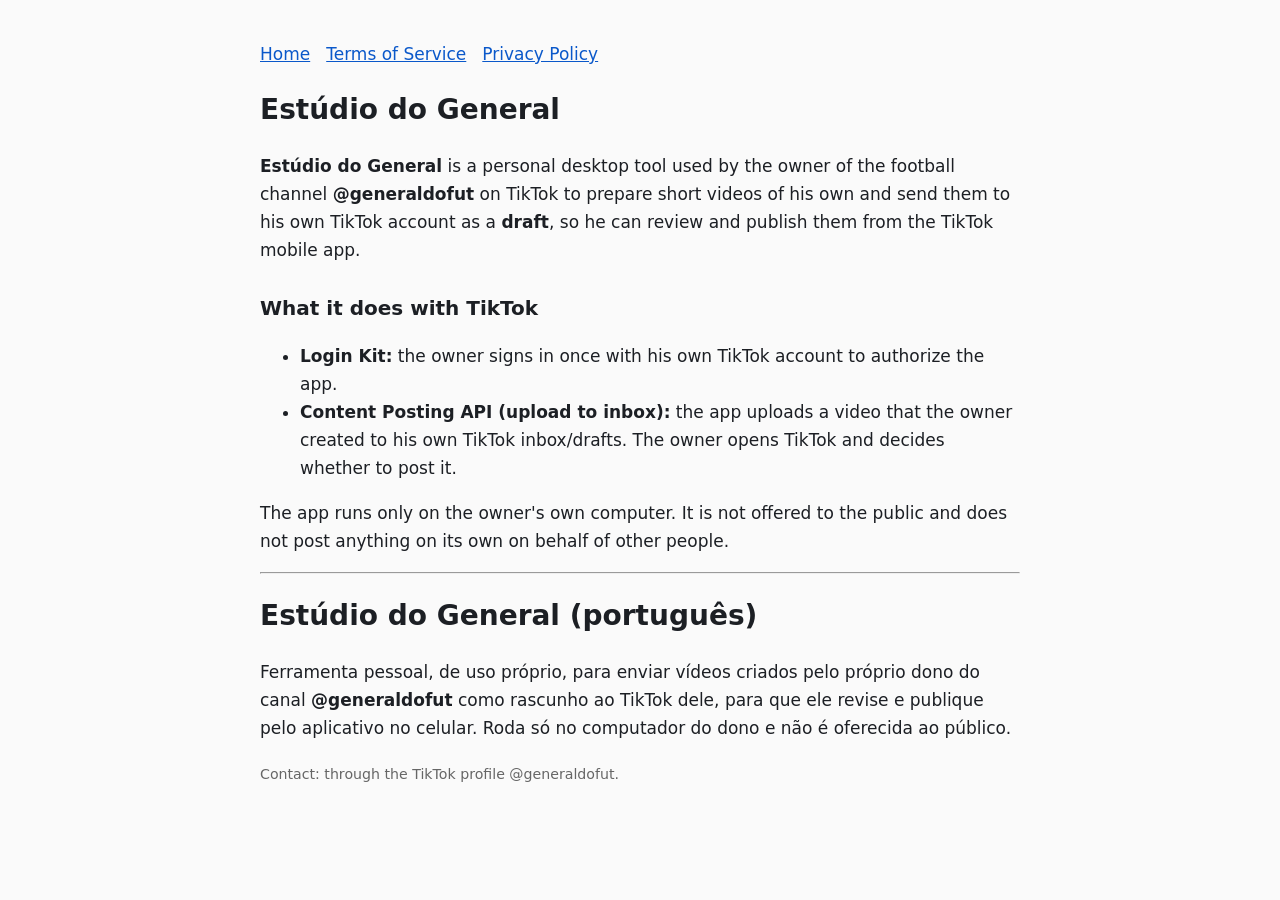
<file: index.html>
<!doctype html><html lang="en"><head><meta charset="utf-8"><meta name="viewport" content="width=device-width,initial-scale=1">
<title>Estúdio do General</title><link rel="stylesheet" href="style.css"></head><body>
<nav><a href="index.html">Home</a><a href="termos.html">Terms of Service</a><a href="privacidade.html">Privacy Policy</a></nav>
<h1>Estúdio do General</h1>
<p><b>Estúdio do General</b> is a personal desktop tool used by the owner of the football channel <b>@generaldofut</b> on TikTok to prepare short videos of his own and send them to his own TikTok account as a <b>draft</b>, so he can review and publish them from the TikTok mobile app.</p>
<h2>What it does with TikTok</h2>
<ul><li><b>Login Kit:</b> the owner signs in once with his own TikTok account to authorize the app.</li>
<li><b>Content Posting API (upload to inbox):</b> the app uploads a video that the owner created to his own TikTok inbox/drafts. The owner opens TikTok and decides whether to post it.</li></ul>
<p>The app runs only on the owner's own computer. It is not offered to the public and does not post anything on its own on behalf of other people.</p>
<hr>
<h1>Estúdio do General (português)</h1>
<p>Ferramenta pessoal, de uso próprio, para enviar vídeos criados pelo próprio dono do canal <b>@generaldofut</b> como rascunho ao TikTok dele, para que ele revise e publique pelo aplicativo no celular. Roda só no computador do dono e não é oferecida ao público.</p>
<p><small>Contact: through the TikTok profile @generaldofut.</small></p>
</body></html>
</file>
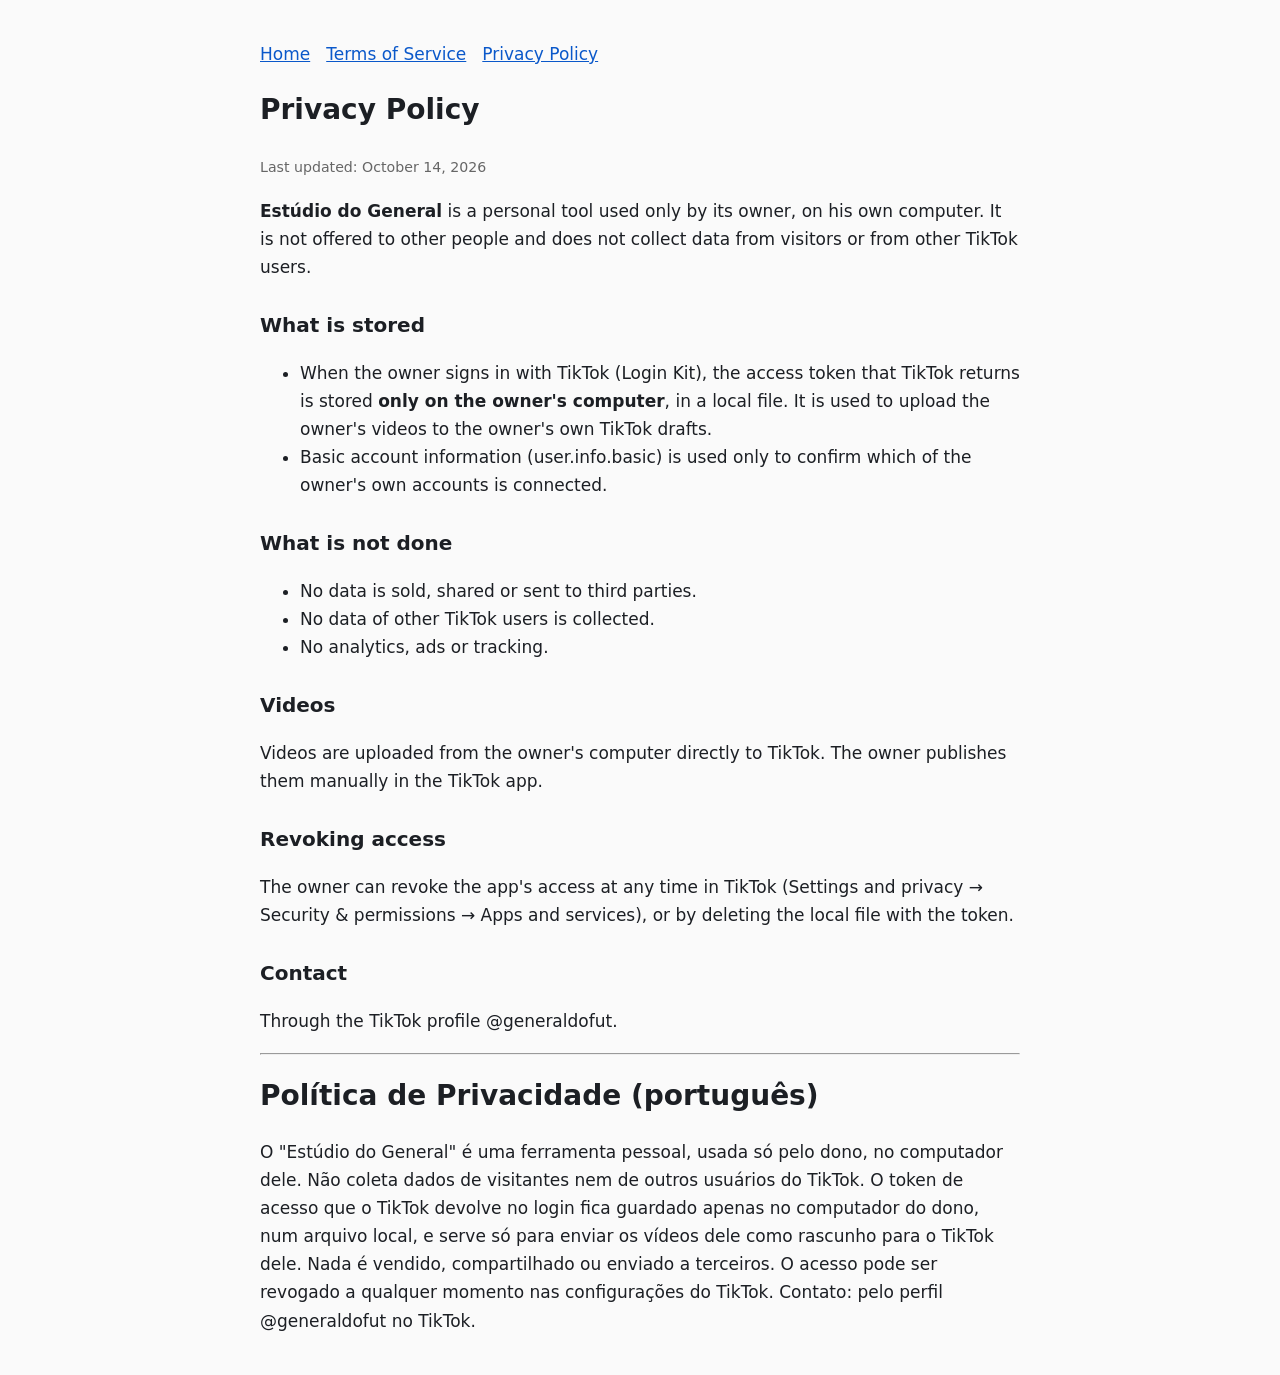
<file: privacidade.html>
<!doctype html><html lang="en"><head><meta charset="utf-8"><meta name="viewport" content="width=device-width,initial-scale=1">
<title>Privacy Policy — Estúdio do General</title><link rel="stylesheet" href="style.css"></head><body>
<nav><a href="index.html">Home</a><a href="termos.html">Terms of Service</a><a href="privacidade.html">Privacy Policy</a></nav>
<h1>Privacy Policy</h1><p><small>Last updated: October 14, 2026</small></p>
<p><b>Estúdio do General</b> is a personal tool used only by its owner, on his own computer. It is not offered to other people and does not collect data from visitors or from other TikTok users.</p>
<h2>What is stored</h2><ul>
<li>When the owner signs in with TikTok (Login Kit), the access token that TikTok returns is stored <b>only on the owner's computer</b>, in a local file. It is used to upload the owner's videos to the owner's own TikTok drafts.</li>
<li>Basic account information (user.info.basic) is used only to confirm which of the owner's own accounts is connected.</li></ul>
<h2>What is not done</h2><ul>
<li>No data is sold, shared or sent to third parties.</li>
<li>No data of other TikTok users is collected.</li>
<li>No analytics, ads or tracking.</li></ul>
<h2>Videos</h2><p>Videos are uploaded from the owner's computer directly to TikTok. The owner publishes them manually in the TikTok app.</p>
<h2>Revoking access</h2><p>The owner can revoke the app's access at any time in TikTok (Settings and privacy → Security &amp; permissions → Apps and services), or by deleting the local file with the token.</p>
<h2>Contact</h2><p>Through the TikTok profile @generaldofut.</p>
<hr>
<h1>Política de Privacidade (português)</h1>
<p>O "Estúdio do General" é uma ferramenta pessoal, usada só pelo dono, no computador dele. Não coleta dados de visitantes nem de outros usuários do TikTok. O token de acesso que o TikTok devolve no login fica guardado apenas no computador do dono, num arquivo local, e serve só para enviar os vídeos dele como rascunho para o TikTok dele. Nada é vendido, compartilhado ou enviado a terceiros. O acesso pode ser revogado a qualquer momento nas configurações do TikTok. Contato: pelo perfil @generaldofut no TikTok.</p>
</body></html>
</file>
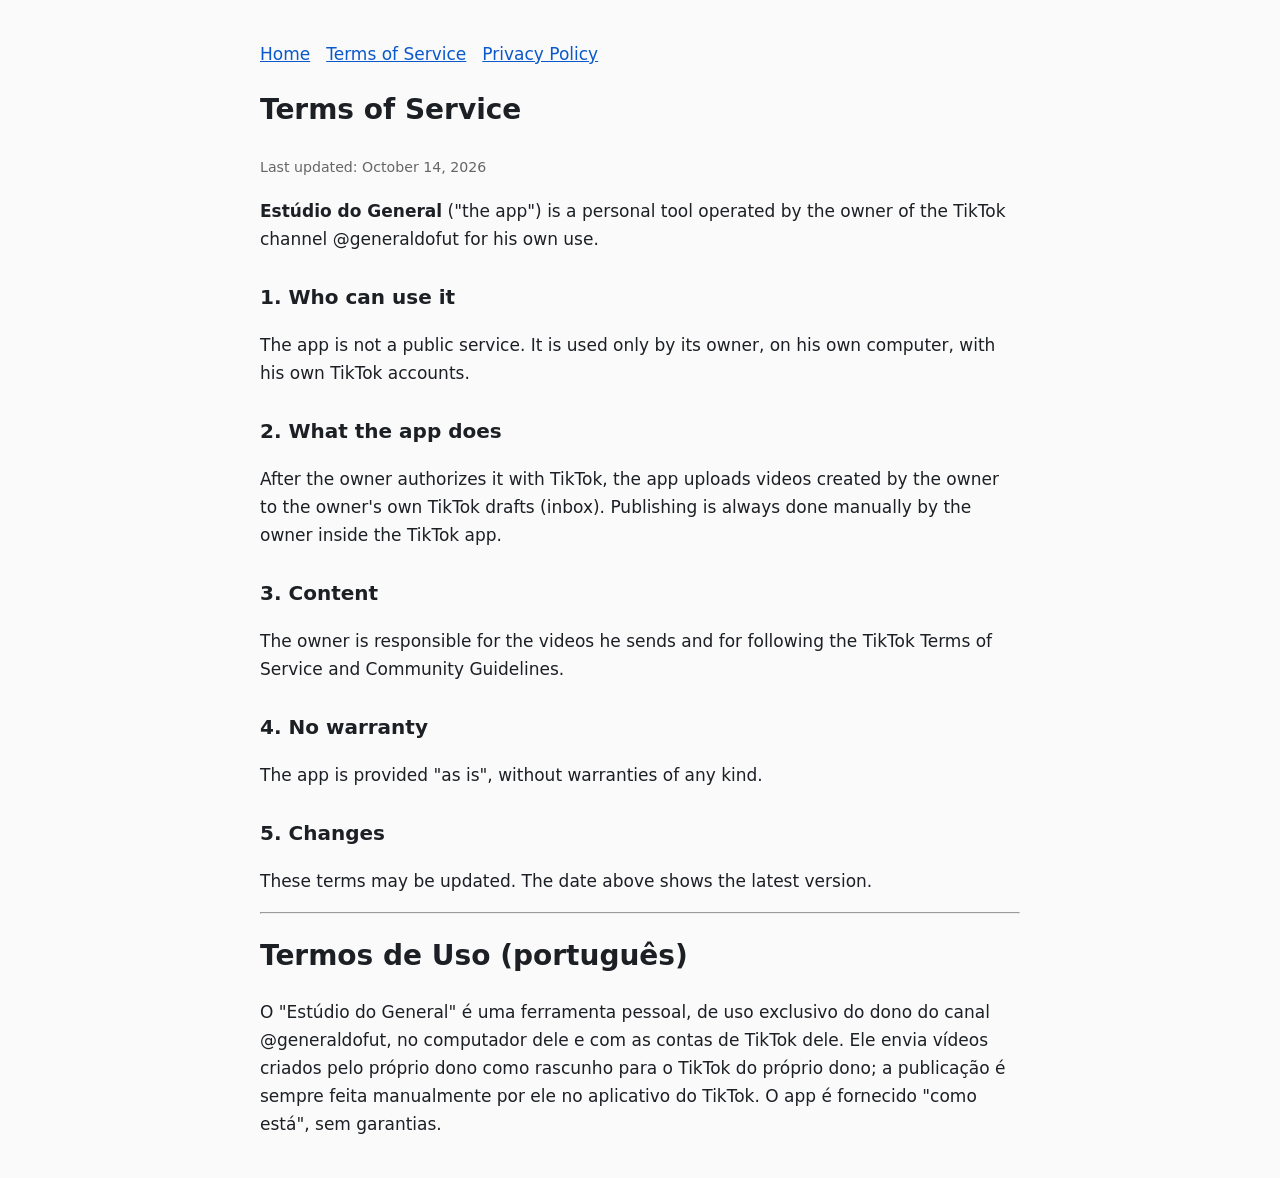
<file: termos.html>
<!doctype html><html lang="en"><head><meta charset="utf-8"><meta name="viewport" content="width=device-width,initial-scale=1">
<title>Terms of Service — Estúdio do General</title><link rel="stylesheet" href="style.css"></head><body>
<nav><a href="index.html">Home</a><a href="termos.html">Terms of Service</a><a href="privacidade.html">Privacy Policy</a></nav>
<h1>Terms of Service</h1><p><small>Last updated: October 14, 2026</small></p>
<p><b>Estúdio do General</b> ("the app") is a personal tool operated by the owner of the TikTok channel @generaldofut for his own use.</p>
<h2>1. Who can use it</h2><p>The app is not a public service. It is used only by its owner, on his own computer, with his own TikTok accounts.</p>
<h2>2. What the app does</h2><p>After the owner authorizes it with TikTok, the app uploads videos created by the owner to the owner's own TikTok drafts (inbox). Publishing is always done manually by the owner inside the TikTok app.</p>
<h2>3. Content</h2><p>The owner is responsible for the videos he sends and for following the TikTok Terms of Service and Community Guidelines.</p>
<h2>4. No warranty</h2><p>The app is provided "as is", without warranties of any kind.</p>
<h2>5. Changes</h2><p>These terms may be updated. The date above shows the latest version.</p>
<hr>
<h1>Termos de Uso (português)</h1>
<p>O "Estúdio do General" é uma ferramenta pessoal, de uso exclusivo do dono do canal @generaldofut, no computador dele e com as contas de TikTok dele. Ele envia vídeos criados pelo próprio dono como rascunho para o TikTok do próprio dono; a publicação é sempre feita manualmente por ele no aplicativo do TikTok. O app é fornecido "como está", sem garantias.</p>
</body></html>
</file>
<file: style.css>
body{font:17px/1.65 system-ui,Segoe UI,sans-serif;max-width:760px;margin:40px auto;padding:0 18px;color:#1c1f24;background:#fafafa}
h1{font-size:28px}h2{font-size:20px;margin-top:28px}a{color:#0a58ca}nav a{margin-right:16px}small{color:#666}
</file>
